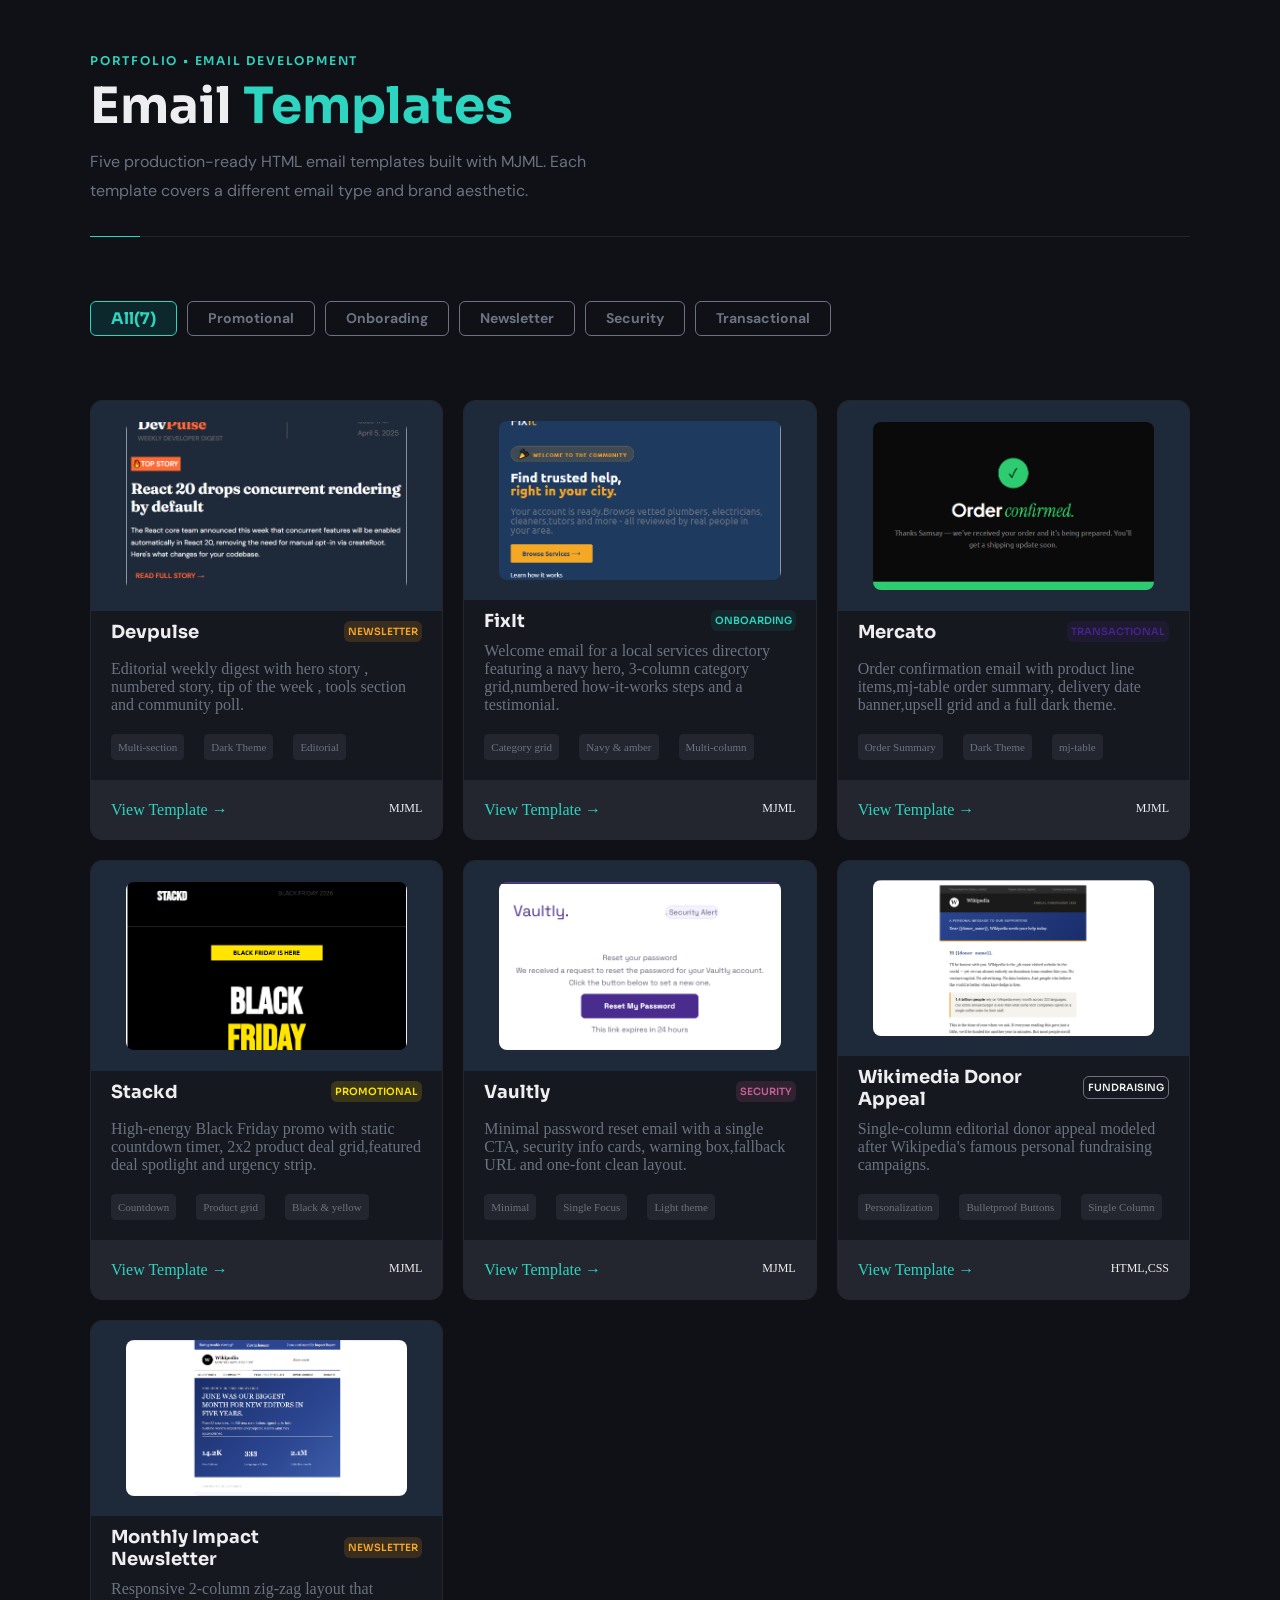
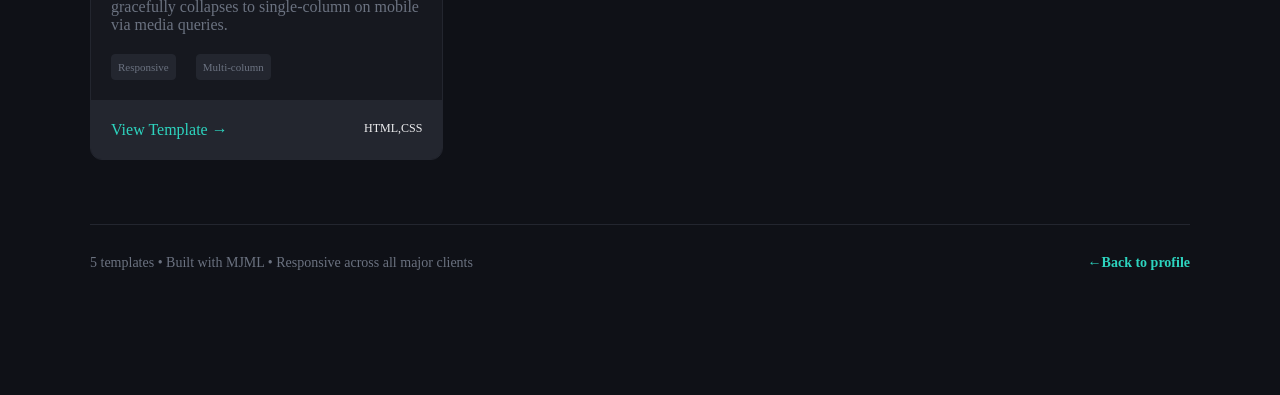
<file: index.html>
<!DOCTYPE html>
<html lang="en">
<head>
    <meta charset="UTF-8">
    <meta name="viewport" content="width=device-width, initial-scale=1.0">
    <title>Email Templates</title>
    <!--FONTS LINK-->
     <link href="https://fonts.googleapis.com/css2?family=Sora:wght@400;500;600;700;800&family=DM+Sans:wght@400;500;600&display=swap" rel="stylesheet" />
 <!--CSS LINK-->
     <link rel="stylesheet" href="styles.css"/>
     <!--JS LINK-->
<script src="script.js" defer></script>
</head>
<body>
     <!--HEADER-->
    <header class="header">
        <p class="label">Portfolio &bull; Email Development</p>

     <h1 class="heading">Email <span>Templates</span><h1>
        <p class="header-sub">Five production-ready HTML email templates built with MJML.
     Each template covers a different email type and brand aesthetic.</p>
       <div class="header-divider"></div>
    </header>

    <!--FILTER BUTTONS-->
    <section class="filter-btns">
     <div class="filter-btn-container">
        <button class="filter-btn active" data-tag="all" id="all">All<span class="datalength"></span></button>
        <button class="filter-btn" data-tag="promotional">Promotional</button>
        <button class="filter-btn" data-tag="onboarding">Onborading</button>
        <button class="filter-btn" data-tag="newsletter">Newsletter</button>
        <button class="filter-btn" data-tag="security">Security</button>
         <button class="filter-btn" data-tag="transactional">Transactional </button>
</div>
        
    </section>
<!--EMAIL TEMPLATE CARDS-->
    <section >
        <div class="cards">
                 
        </div>
    </section>
    <!--FOOTER-->
<section>
    
        <div class="footer-divider"></div>
        <div class="footer-content">
            <div><p>5 templates &bull; Built with MJML &bull; Responsive across all major clients</p></div>
            <div><a href="https://melissamsayinwa.netlify.app/" class="profile-link"> &#8592;Back to profile</a></div>
        </div>
    
</section> 
    
</body>
</html>
</file>
<file: styles.css>
*{
    margin:0;
    padding:0;
    box-sizing: border-box;
}
:root {
      --bg:       #0F1117;
      --surface:  #16181F;
      --border:   #23262F;
      --text:     #EEEEF0;
      --muted:    #6B7280;
      --teal:     #2DD4BF;
      --teal-dim: rgba(45,212,191,0.08);
    }
body{
    background-color: var(--bg);
    font-family:var(--font-text);
    padding:60px 24px;
    color:var(--text);
}
 .header {
      max-width: 1100px;
      margin: 0 auto 64px;
    }
.label, a{
    color:var(--teal);
}
.header .label{
    text-transform:uppercase;
    font-weight:600;
    font-size:12px;
    letter-spacing:1.8px;
    font-family:"Sora";
    line-height:0.18em;
    margin-bottom:12px;

}
 .heading{
    font-size:50px;
    font-family:"Sora";
    max-width:480px;
}
.heading span {
color:var(--teal);
}
.header-sub{
         font-size: 16px;
         font-weight:400;
      color: var(--muted);
      line-height: 1.8;
      max-width: 560px;
      font-family:"DM Sans";
      margin-bottom:30px;
      margin-top:10px;

}
.header-divider{
    height:1px;
    background-color:var(--border);
    position:relative;
}
.header-divider::after{
    content:"";
    position:absolute;
    top:0;
    left:0;
    background:var(--teal);
    width:50px;
    height:1px;

}
section{
   max-width:1100px;
margin: 0 auto 64px;
    
}
.filter-btn-container{
    display:flex;
    gap:10px;
    flex-wrap:wrap;
    justify-content: start;
   
    
}
.filter-btn{
    border:1px solid var(--muted);
    font-size:14px;
    font-family:"DM Sans";
    font-weight:700;
    color:var(--muted);
    background-color: transparent;
    padding:6px 20px;
    border-radius: 6px;
}
.filter-btn:hover{
    border:1px solid var(--teal);
    color:var(--teal);
   
}
.filter-btn.active{
    border:1px solid var(--teal);
    font-size:16px;
    font-family:"Sora";
    color:var(--teal);
     background-color:rgba(0, 128, 128, 0.2);
}
.cards{
    display: grid;
  grid-template-columns: repeat(auto-fill, minmax(300px, 1fr));
  gap: 20px;
 
}
.card-container{
    display:flex;
    flex-direction:column;
    height:440px;
    border:1px solid var(--border);
    border-radius:12px;
    background-color:var(--surface);
    overflow:hidden;
    transform:translateY(0);
     transition: transform 0.5s ease, border 0.5s ease;
}
.card-container:hover{
    border:1px solid var(--teal);
    transform:translateY(-5px);

}
.card-image{
  display:flex;
    width:100%;
    height:210px;
  justify-content:center;
  align-items:center;
  background-color:#1e2a3a;
    overflow: hidden;
    position:relative;
}
.card-image img{
      width: 80%;
    height: 80%;
    object-fit: cover;
    border-radius:8px;
      
  transition: transform 0.3s ease;

    
}
.card-container:hover .card-image img{
     transform: scale(1.1);
}
.view-btn{
    background-color:var(--teal);
    color:#000000;
    padding:10px;
    z-index:-1;
    margin:auto;
    position:absolute;
    top:20%;
    left:100px;
    border-radius:8px;
     transform: scale(1);
  transition: transform 0.3s ease;

}
.view-btn .link{
    color:#000000;
    text-decoration:none;
    font-weight:600;
    font-size:14px;
    font-family:"DM Sans";       
}
 .overlay{
    position:absolute;
    top:0;
    left:0;
    width:100%;
    height:100%;
      background-color: rgba(255,255,255,0);
  opacity: 0;                           
  transition: opacity 0.3s ease;
}
.card-container:hover  .overlay {
  opacity: 1;                            /* fade in on hover */
}
.card-container:hover .view-btn {
    transform: scale(1.05);
z-index:1;
}
.content{
    display:flex;
    flex-direction: column;
    align-items: center;
    justify-content: space-between;
    padding:10px 20px 10px 20px;
    flex:1;
}
.content-heading{
    display:flex;
    flex-direction:row;
       align-items: center;
       width:100%;
    justify-content: space-between;

}
.card-title{
    font-size:18px;
    font-family:"Sora";
    font-weight:700;
}
.card-tag{
    width:auto;
    padding:4px;
    border:1px solid var(--muted);
    border-radius:6px;
    text-transform:uppercase;
    font-size:10px;
    font-family:"Sora";
    font-weight:600;
}
.card-descr{
    font-size:16px;
    color:var(--muted);
    margin-top:10px;
}
.tags{
    display:flex;
    gap:20px;
    padding:10px 20px 10px 20px;
    margin-bottom:10px;

}
.tag{
    border:1px solid var(--border);
    background-color:var(--border);
    padding:6px;
    color:var(--muted);
    border-radius:4px;
    font-size:11px;
}
.card-divider{
    background-color:var(--border);
    height:1px;
}
.card-footer{
    background-color:var(--border);
  padding:20px;
  display:flex;
  justify-content: space-between;

}
.card-footer a{
    text-decoration:none;
}
.card-footer .techstack{
    font-size:12px;
}
.card-footer .arrow{
     display: inline-block;     
    transform:translateX(0);
     transition: transform 0.3s ease;
}
.card-container:hover .card-footer .arrow{
    transform:translateX(10px);
}
/*FOOTER*/
.footer-divider{
    height:1px;
    background-color:var(--border);
    margin-bottom:30px;
}
.footer-content{
    display:flex;
    justify-content: space-between;
    color:var(--muted);
    font-size:14px;
}
.profile-link{
    color:var(--teal);
    text-decoration:none;
    font-weight:600;
}
/*TAG COLORS*/
.tag-orange{
     background-color: rgba(246, 167, 37, 0.15); 
    color:#f6a725;
    border:#f6a725;
}
.tag-teal{
   background-color: rgba(0, 128, 128, 0.15);
    color:var(--teal);
    border:var(--teal);
}
.tag-purple{
    background-color: rgba(75, 43, 143, 0.15); 
    color:#462294;
    border:#4b2b8f;
}
.tag-pink{
    background-color: rgba(196, 96, 148, 0.15);
    color:#c46094;
    border:#c46094;
}
.tag-yellow{
    background-color: rgba(255, 229, 0, 0.15) ; 
    color:#ffe500;
    border:#ffe500;
}
</file>
